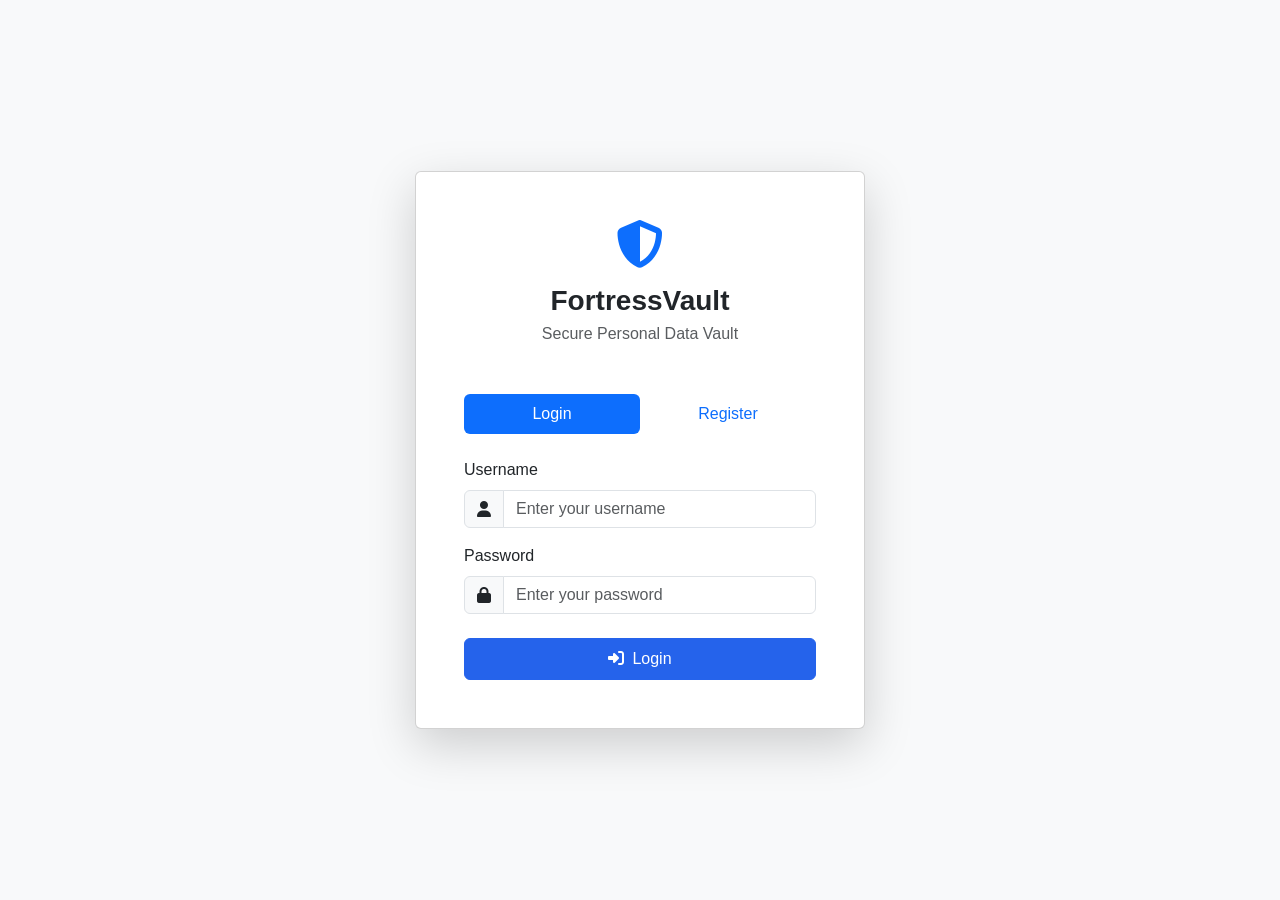
<file: frontend/index.html>
<!DOCTYPE html>
<html lang="en">
<head>
    <meta charset="UTF-8">
    <meta name="viewport" content="width=device-width, initial-scale=1.0">
    <title>FortressVault</title>
    <script>
        window.location.href = 'login.html';
    </script>
</head>
<body>
    <p>Redirecting to login...</p>
</body>
</html>
</file>
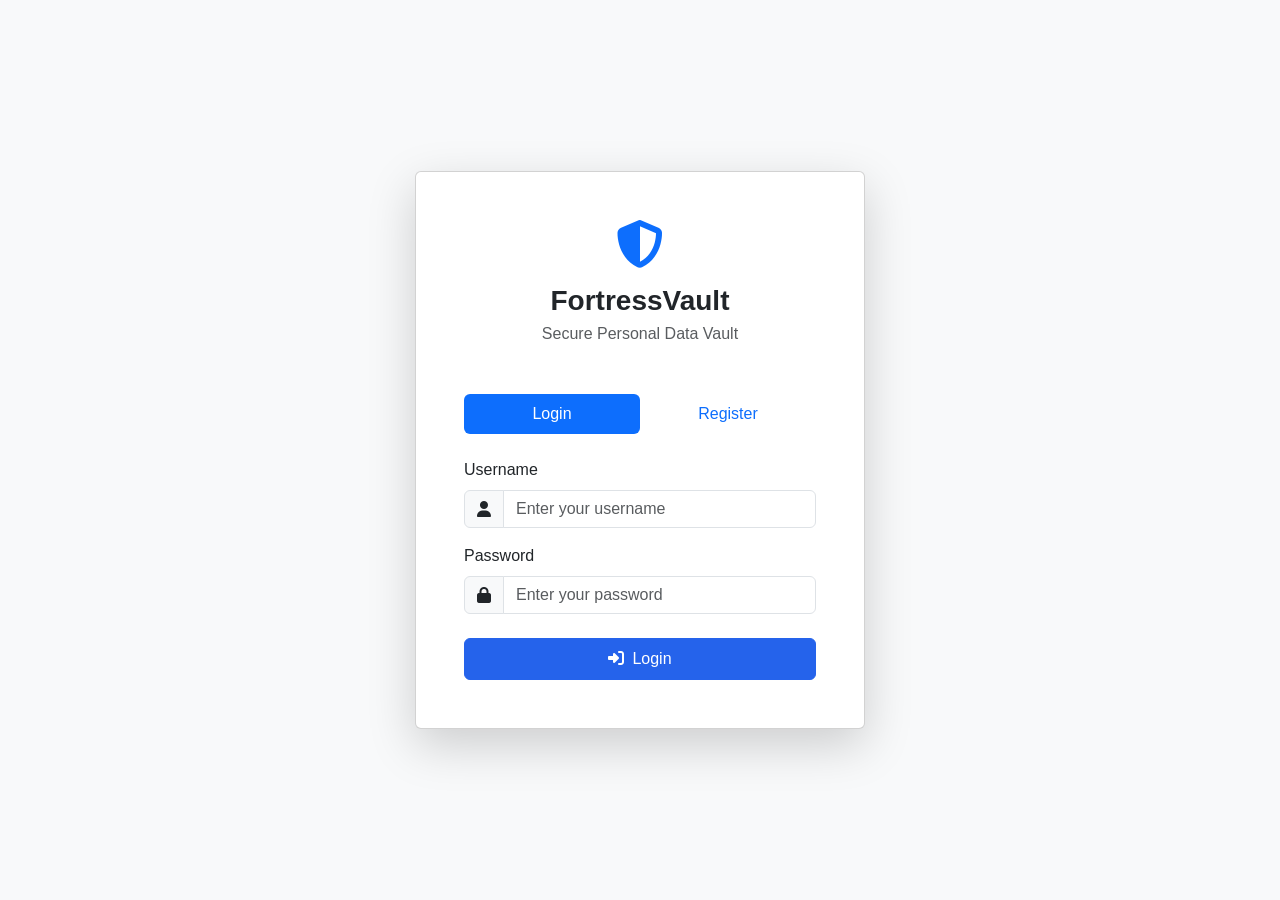
<file: frontend/add-vault.html>
<!DOCTYPE html>
<html lang="en">
<head>
    <meta charset="UTF-8">
    <meta name="viewport" content="width=device-width, initial-scale=1.0">
    <title>Add Vault Item - FortressVault</title>
    <link href="https://cdn.jsdelivr.net/npm/bootstrap@5.3.0/dist/css/bootstrap.min.css" rel="stylesheet">
    <link href="https://cdnjs.cloudflare.com/ajax/libs/font-awesome/6.4.0/css/all.min.css" rel="stylesheet">
    <link href="assets/css/style.css?v=3" rel="stylesheet">
</head>
<body class="bg-light">
    <div id="sidebar-container"></div>
    
    <div class="main-content">
        <div id="navbar-container"></div>
        
        <div class="p-4">
            <div class="mb-4">
                <h2 class="fw-bold mb-1"><i class="fas fa-plus-circle text-primary me-2"></i>Add Vault Item</h2>
                <p class="text-muted mb-0">Create a new secure credential or personal data entry</p>
            </div>
            
            <div class="card shadow-sm">
                <div class="card-body p-4">
                    <form id="add-vault-form">
                        <div class="mb-3">
                            <label class="form-label fw-medium">Title / Tên bản ghi <span class="text-danger">*</span></label>
                            <input type="text" class="form-control" id="item-name" required placeholder="e.g. Thông tin cá nhân demo">
                        </div>
                        
                        <div class="mb-3">
                            <label class="form-label fw-medium">Full name / Họ tên</label>
                            <input type="text" class="form-control" id="full-name" placeholder="e.g. Nguyễn Xuân Kiên">
                        </div>

                        <div class="mb-3">
                            <label class="form-label fw-medium">Email</label>
                            <input type="email" class="form-control" id="email" placeholder="e.g. kien.demo@gmail.com">
                        </div>

                        <div class="mb-3">
                            <label class="form-label fw-medium">Phone / Số điện thoại</label>
                            <input type="text" class="form-control" id="phone" placeholder="e.g. 0987654321">
                        </div>

                        <div class="mb-3">
                            <label class="form-label fw-medium">Identity number / CCCD hoặc số giấy tờ</label>
                            <input type="text" class="form-control" id="identity-number" placeholder="e.g. 012345678901">
                        </div>
                        
                        <div class="mb-3">
                            <label class="form-label fw-medium">Username (Optional)</label>
                            <input type="text" class="form-control" id="username" placeholder="e.g. user@gmail.com">
                        </div>
                        
                        <div class="mb-3">
                            <label class="form-label fw-medium">Password (Optional)</label>
                            <div class="input-group">
                                <input type="password" class="form-control" id="password" placeholder="Enter password if applicable">
                                <button class="btn btn-outline-secondary" type="button" onclick="togglePasswordField()">
                                    <i class="fas fa-eye"></i>
                                </button>
                                <button class="btn btn-outline-primary" type="button" onclick="generatePassword()">
                                    <i class="fas fa-magic"></i> Generate
                                </button>
                            </div>
                        </div>
                        
                        <div class="mb-3">
                            <label class="form-label fw-medium">Category</label>
                            <select class="form-select" id="category">
                                <option value="">Select category...</option>
                            </select>
                        </div>
                        
                        <div class="mb-3">
                            <label class="form-label fw-medium">Algorithm</label>
                            <input type="text" class="form-control" id="algorithm" value="AES-256-GCM" readonly disabled>
                        </div>
                        
                        <div class="mb-4">
                            <label class="form-label fw-medium">Note / Ghi chú nhạy cảm</label>
                            <textarea class="form-control" id="notes" rows="3" placeholder="Ghi chú nhạy cảm dùng để kiểm thử mã hóa"></textarea>
                        </div>
                        
                        <div class="mb-4">
                            <label class="form-label fw-medium">Master Password <span class="text-danger">*</span></label>
                            <input type="password" class="form-control" id="master-password" required placeholder="Enter your master password to encrypt">
                        </div>
                        
                        <div class="d-flex gap-2">
                            <button type="submit" class="btn btn-primary">
                                <i class="fas fa-save me-2"></i>Save to Vault
                            </button>
                            <button type="button" class="btn btn-outline-secondary" onclick="window.location.href='vault.html'">
                                <i class="fas fa-times me-2"></i>Cancel
                            </button>
                        </div>
                    </form>
                </div>
            </div>
        </div>
        
        <div id="footer-container"></div>
    </div>
    
    <script src="https://cdn.jsdelivr.net/npm/bootstrap@5.3.0/dist/js/bootstrap.bundle.min.js"></script>
    <script src="assets/js/app.js?v=3"></script>
    <script src="assets/js/components.js?v=3"></script>
    
    <script>
        let categories = [];
        
        document.addEventListener('DOMContentLoaded', async () => {
            components.load('add-vault');
            await loadCategories();
            
            document.getElementById('add-vault-form').addEventListener('submit', async (e) => {
                e.preventDefault();
                
                const masterPassword = document.getElementById('master-password').value;
                const selectedCategoryId = document.getElementById('category').value;
                
                const data = {
                    item_name: document.getElementById('item-name').value,
                    title: document.getElementById('item-name').value,
                    full_name: document.getElementById('full-name') ? document.getElementById('full-name').value : null,
                    email: document.getElementById('email') ? document.getElementById('email').value : null,
                    phone: document.getElementById('phone') ? document.getElementById('phone').value : null,
                    identity_number: document.getElementById('identity-number') ? document.getElementById('identity-number').value : null,
                    username: document.getElementById('username') ? document.getElementById('username').value : null,
                    password: document.getElementById('password') ? document.getElementById('password').value : "",
                    notes: document.getElementById('notes').value,
                    note: document.getElementById('notes').value,
                    algorithm: "AES-256-GCM",
                    category_id: selectedCategoryId ? parseInt(selectedCategoryId) : null
                };
                
                loadingUtils.show();
                try {
                    await api.post(`/api/vault/create?master_password=${encodeURIComponent(masterPassword)}`, data);
                    toastUtils.show('Lưu vào Vault thành công!', 'success');
                    window.location.href = 'vault.html';
                } catch (error) {
                    toastUtils.show(error.message, 'error');
                } finally {
                    loadingUtils.hide();
                }
            });
        });
        
        async function loadCategories() {
            try {
                categories = await api.get('/api/vault/categories');
                const select = document.getElementById('category');
                select.innerHTML = '<option value="">Select category...</option>' + 
                    categories.map(cat => `<option value="${cat.category_id}">${cat.category_name}</option>`).join('');
            } catch (error) {
                toastUtils.show('Failed to load categories', 'error');
            }
        }
        
        function togglePasswordField() {
            const input = document.getElementById('password');
            input.type = input.type === 'password' ? 'text' : 'password';
        }
        
        function generatePassword() {
            const chars = 'ABCDEFGHIJKLMNOPQRSTUVWXYZabcdefghijklmnopqrstuvwxyz0123456789!@#$%^&*';
            let password = '';
            for (let i = 0; i < 16; i++) {
                password += chars.charAt(Math.floor(Math.random() * chars.length));
            }
            document.getElementById('password').value = password;
        }
    </script>
</body>
</html>
</file>
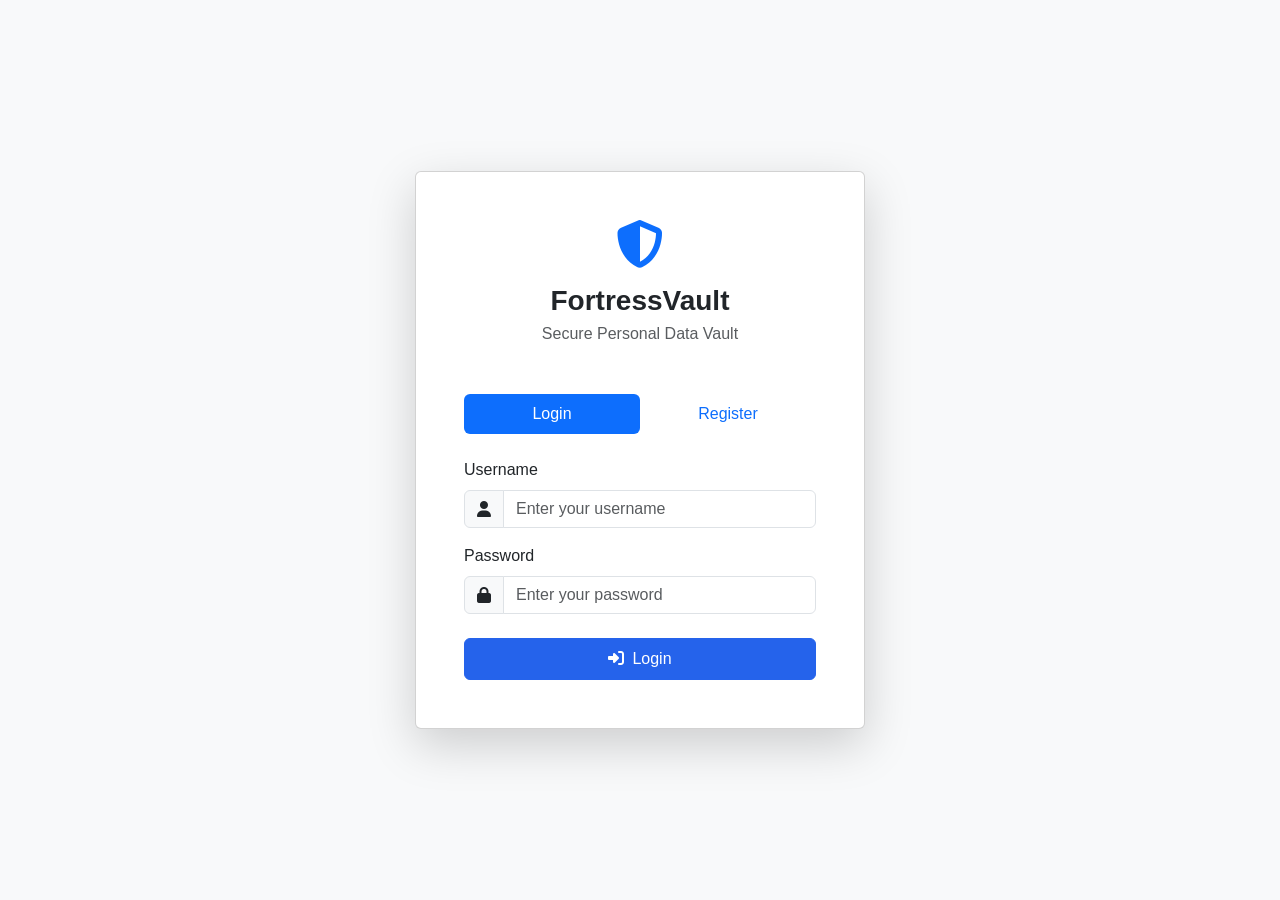
<file: frontend/audit-log.html>
<!DOCTYPE html>
<html lang="en">
<head>
    <meta charset="UTF-8">
    <meta name="viewport" content="width=device-width, initial-scale=1.0">
    <title>Audit Log - FortressVault</title>
    <link href="https://cdn.jsdelivr.net/npm/bootstrap@5.3.0/dist/css/bootstrap.min.css" rel="stylesheet">
    <link href="https://cdnjs.cloudflare.com/ajax/libs/font-awesome/6.4.0/css/all.min.css" rel="stylesheet">
    <link href="assets/css/style.css" rel="stylesheet">
</head>
<body class="bg-light">
    <div id="sidebar-container"></div>
    
    <div class="main-content">
        <div id="navbar-container"></div>
        
        <div class="p-4">
            <div class="mb-4">
                <h2 class="fw-bold mb-1"><i class="fas fa-history text-primary me-2"></i>Audit Log</h2>
                <p class="text-muted mb-0">Track all system activity</p>
            </div>
            
            <div class="card shadow-sm">
                <div class="card-body p-0">
                    <div class="table-responsive">
                        <table class="table table-hover mb-0">
                            <thead class="table-light">
                                <tr>
                                    <th class="fw-medium">ID</th>
                                    <th class="fw-medium">User</th>
                                    <th class="fw-medium">Action</th>
                                    <th class="fw-medium">Details</th>
                                    <th class="fw-medium">IP Address</th>
                                    <th class="fw-medium">Timestamp</th>
                                </tr>
                            </thead>
                            <tbody id="audit-table-body">
                                <tr><td colspan="6" class="text-center py-4 text-muted">Loading audit logs...</td></tr>
                            </tbody>
                        </table>
                    </div>
                </div>
            </div>
        </div>
        
        <div id="footer-container"></div>
    </div>
    
    <script src="https://cdn.jsdelivr.net/npm/bootstrap@5.3.0/dist/js/bootstrap.bundle.min.js"></script>
    <script src="assets/js/app.js?v=3"></script>
    <script src="assets/js/components.js?v=3"></script>
    
    <script>
        document.addEventListener('DOMContentLoaded', async () => {
            components.load('audit-log');
            await loadAuditLogs();
        });
        
        async function loadAuditLogs() {
            loadingUtils.show();
            try {
                const user = jwtUtils.getUser() || {};
                const isUserRole = user.role_name === 'User' || window.location.search.includes('mode=my-activity');
                
                if (isUserRole) {
                    const h2 = document.querySelector('h2');
                    if (h2) h2.innerHTML = '<i class="fas fa-user-clock text-primary me-2"></i>My Activity';
                    const p = document.querySelector('.text-muted');
                    if (p) p.textContent = 'Track your personal security events and activity history';
                }
                
                const endpoint = isUserRole ? '/api/audit/my-activity' : '/api/audit/logs';
                const logs = await api.get(endpoint);
                renderAuditLogs(logs);
            } catch (error) {
                toastUtils.show('Failed to load logs. You may not have permission.', 'error');
                if (error && error.status === 403) {
                    setTimeout(() => window.location.href = isUserRole ? 'vault.html' : 'dashboard.html', 1500);
                }
            } finally {
                loadingUtils.hide();
            }
        }
        
        function renderAuditLogs(logs) {
            const tbody = document.getElementById('audit-table-body');
            
            if (!logs.length) {
                tbody.innerHTML = '<tr><td colspan="6" class="text-center py-4 text-muted">No audit logs found</td></tr>';
                return;
            }
            
            tbody.innerHTML = logs.map(log => `
                <tr>
                    <td>${log.audit_id}</td>
                    <td><span class="badge bg-secondary">${log.username || log.user_id || 'System'}</span></td>
                    <td><span class="badge bg-primary">${log.action || log.action_name}</span></td>
                    <td>${log.action_details}</td>
                    <td>${log.ip_address || 'N/A'}</td>
                    <td>${new Date(log.created_at).toLocaleString()}</td>
                </tr>
            `).join('');
        }
    </script>
</body>
</html>
</file>
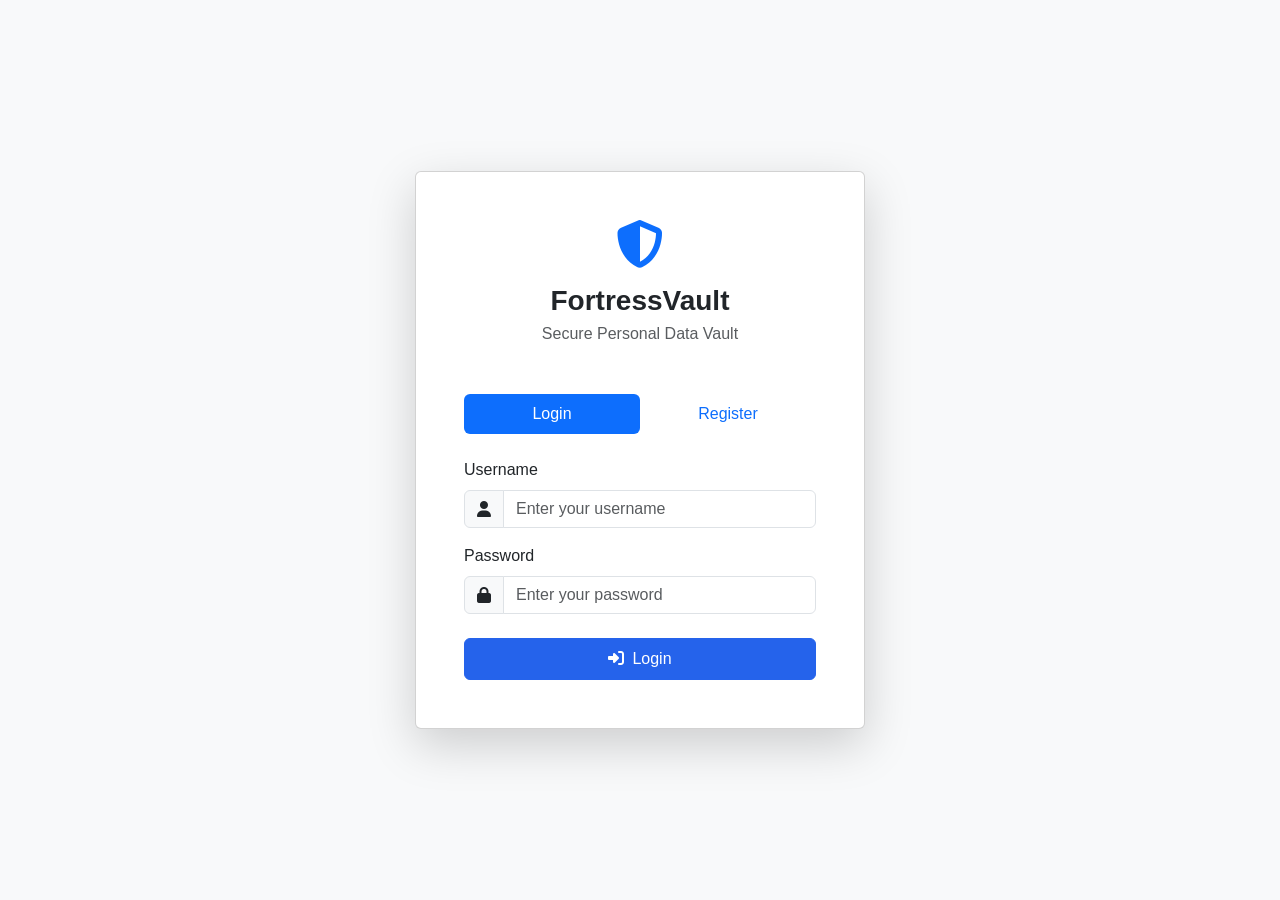
<file: frontend/login.html>
<!DOCTYPE html>
<html lang="en">
<head>
    <meta charset="UTF-8">
    <meta name="viewport" content="width=device-width, initial-scale=1.0">
    <title>Login - FortressVault</title>
    <!-- Bootstrap 5 CSS -->
    <link href="https://cdn.jsdelivr.net/npm/bootstrap@5.3.0/dist/css/bootstrap.min.css" rel="stylesheet">
    <!-- Font Awesome -->
    <link href="https://cdnjs.cloudflare.com/ajax/libs/font-awesome/6.4.0/css/all.min.css" rel="stylesheet">
    <!-- Custom CSS -->
    <link href="assets/css/style.css" rel="stylesheet">
</head>
<body class="bg-light">
    <div class="container d-flex justify-content-center align-items-center min-vh-100">
        <div class="card shadow-lg" style="width: 100%; max-width: 450px;">
            <div class="card-body p-5">
                <!-- Logo & Title -->
                <div class="text-center mb-5">
                    <i class="fas fa-shield-alt text-primary fa-3x mb-3"></i>
                    <h1 class="h3 mb-1 fw-bold">FortressVault</h1>
                    <p class="text-muted">Secure Personal Data Vault</p>
                </div>
                
                <!-- Tabs -->
                <ul class="nav nav-pills nav-justified mb-4" id="auth-tabs" role="tablist">
                    <li class="nav-item" role="presentation">
                        <button class="nav-link active" id="login-tab" data-bs-toggle="pill" data-bs-target="#login" type="button" role="tab">Login</button>
                    </li>
                    <li class="nav-item" role="presentation">
                        <button class="nav-link" id="register-tab" data-bs-toggle="pill" data-bs-target="#register" type="button" role="tab">Register</button>
                    </li>
                </ul>
                
                <!-- Tab Content -->
                <div class="tab-content" id="auth-tab-content">
                    <!-- Login Form -->
                    <div class="tab-pane fade show active" id="login" role="tabpanel">
                        <form id="login-form">
                            <div class="mb-3">
                                <label class="form-label fw-medium">Username</label>
                                <div class="input-group">
                                    <span class="input-group-text"><i class="fas fa-user"></i></span>
                                    <input type="text" class="form-control" id="login-username" required placeholder="Enter your username">
                                </div>
                            </div>
                            
                            <div class="mb-4">
                                <label class="form-label fw-medium">Password</label>
                                <div class="input-group">
                                    <span class="input-group-text"><i class="fas fa-lock"></i></span>
                                    <input type="password" class="form-control" id="login-password" required placeholder="Enter your password">
                                </div>
                            </div>
                            
                            <button type="submit" class="btn btn-primary w-100 py-2 fw-medium">
                                <i class="fas fa-sign-in-alt me-2"></i>Login
                            </button>
                        </form>
                    </div>
                    
                    <!-- Register Form -->
                    <div class="tab-pane fade" id="register" role="tabpanel">
                        <form id="register-form">
                            <div class="mb-3">
                                <label class="form-label fw-medium">Username</label>
                                <div class="input-group">
                                    <span class="input-group-text"><i class="fas fa-user-plus"></i></span>
                                    <input type="text" class="form-control" id="register-username" required placeholder="Choose a username">
                                </div>
                            </div>
                            
                            <div class="mb-3">
                                <label class="form-label fw-medium">Password</label>
                                <div class="input-group">
                                    <span class="input-group-text"><i class="fas fa-key"></i></span>
                                    <input type="password" class="form-control" id="register-password" required placeholder="Choose a password">
                                </div>
                            </div>
                            
                            <div class="mb-4">
                                <label class="form-label fw-medium">Confirm Password</label>
                                <div class="input-group">
                                    <span class="input-group-text"><i class="fas fa-lock"></i></span>
                                    <input type="password" class="form-control" id="register-confirm" required placeholder="Confirm your password">
                                </div>
                            </div>
                            
                            <button type="submit" class="btn btn-success w-100 py-2 fw-medium">
                                <i class="fas fa-user-plus me-2"></i>Register
                            </button>
                        </form>
                    </div>
                </div>
            </div>
        </div>
    </div>
    
    <!-- Bootstrap JS -->
    <script src="https://cdn.jsdelivr.net/npm/bootstrap@5.3.0/dist/js/bootstrap.bundle.min.js"></script>
    <!-- Custom JS -->
    <script src="assets/js/app.js?v=3"></script>
    
    <script>
        // ====================================
        // Login Logic
        // ====================================
        document.getElementById('login-form').addEventListener('submit', async (e) => {
            e.preventDefault();
            
            const username = document.getElementById('login-username').value.trim();
            const password = document.getElementById('login-password').value;
            
            if (!username || !password) {
                toastUtils.show('Please enter both username and password', 'warning');
                return;
            }
            
            loadingUtils.show();
            
            try {
                const formData = new URLSearchParams();
                formData.append('username', username);
                formData.append('password', password);
                
                const response = await fetch(`${API_BASE_URL}/api/auth/login`, {
                    method: 'POST',
                    headers: { 'Content-Type': 'application/x-www-form-urlencoded' },
                    body: formData
                });
                
                const data = await response.json();
                
                if (!response.ok) {
                    throw new Error(data.detail || 'Login failed');
                }
                
                jwtUtils.setToken(data.access_token);
                jwtUtils.setUser(data.user);
                toastUtils.show('Login successful!', 'success');
                if (data.user && data.user.role_name === 'User') {
                    window.location.href = 'vault.html';
                } else {
                    window.location.href = 'dashboard.html';
                }
            } catch (error) {
                toastUtils.show(error.message, 'error');
            } finally {
                loadingUtils.hide();
            }
        });
        
        // ====================================
        // Register Logic
        // ====================================
        document.getElementById('register-form').addEventListener('submit', async (e) => {
            e.preventDefault();
            
            const username = document.getElementById('register-username').value.trim();
            const password = document.getElementById('register-password').value;
            const confirmPassword = document.getElementById('register-confirm').value;
            
            if (!username || !password) {
                toastUtils.show('Please fill in all fields', 'warning');
                return;
            }
            
            if (password !== confirmPassword) {
                toastUtils.show('Passwords do not match', 'error');
                return;
            }
            
            if (password.length < 6) {
                toastUtils.show('Password must be at least 6 characters', 'warning');
                return;
            }
            
            loadingUtils.show();
            
            try {
                const response = await api.post('/api/auth/register', { username, password });
                
                toastUtils.show('Registration successful! Please login.', 'success');
                document.getElementById('login-tab').click();
                document.getElementById('login-username').value = username;
            } catch (error) {
                toastUtils.show(error.message, 'error');
            } finally {
                loadingUtils.hide();
            }
        });
    </script>
</body>
</html>
</file>
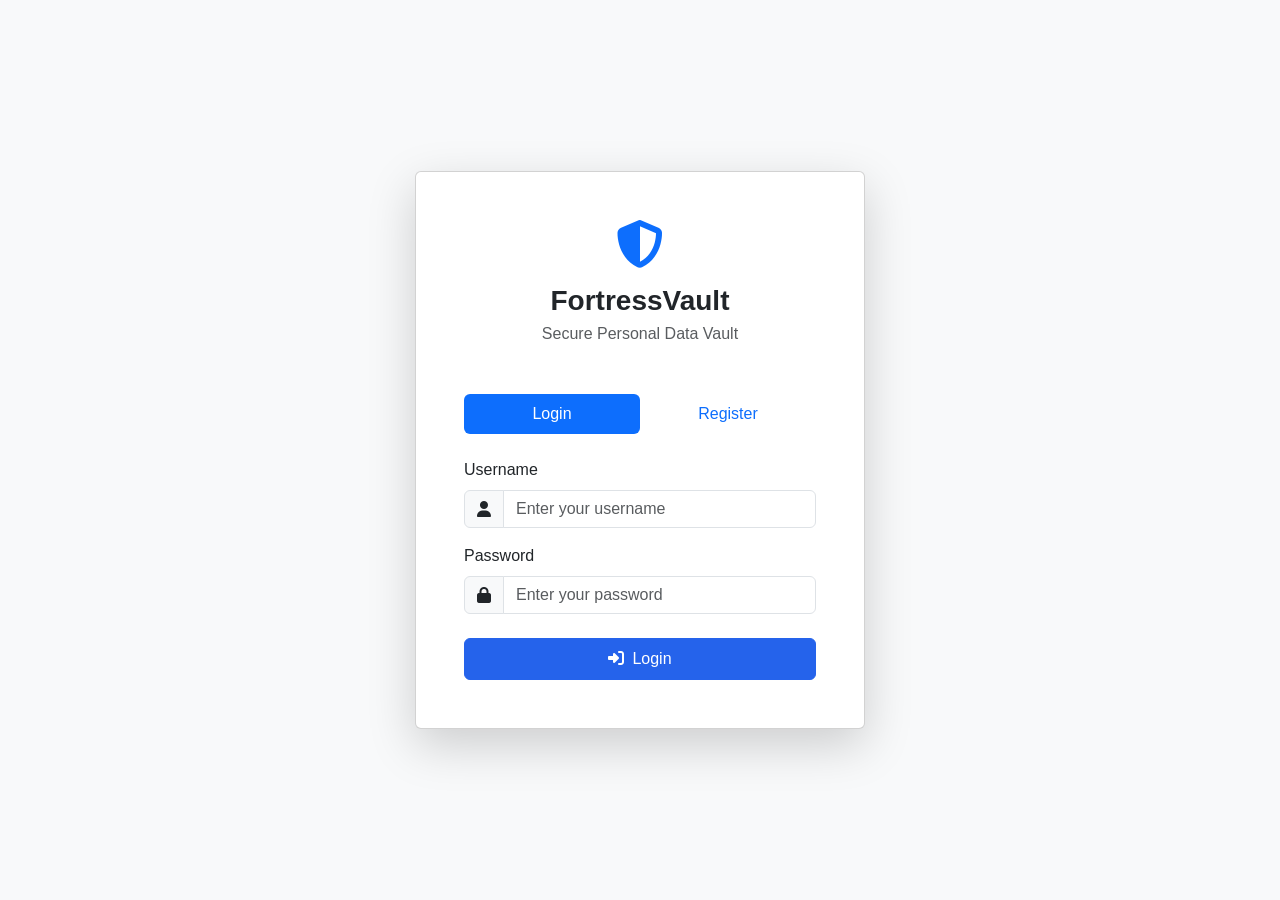
<file: frontend/profile.html>
<!DOCTYPE html>
<html lang="en">
<head>
    <meta charset="UTF-8">
    <meta name="viewport" content="width=device-width, initial-scale=1.0">
    <title>Profile - FortressVault</title>
    <link href="https://cdn.jsdelivr.net/npm/bootstrap@5.3.0/dist/css/bootstrap.min.css" rel="stylesheet">
    <link href="https://cdnjs.cloudflare.com/ajax/libs/font-awesome/6.4.0/css/all.min.css" rel="stylesheet">
    <link href="assets/css/style.css" rel="stylesheet">
</head>
<body class="bg-light">
    <div id="sidebar-container"></div>
    
    <div class="main-content">
        <div id="navbar-container"></div>
        
        <div class="p-4">
            <div class="mb-4">
                <h2 class="fw-bold mb-1"><i class="fas fa-user text-primary me-2"></i>My Profile</h2>
                <p class="text-muted mb-0">Manage your account settings</p>
            </div>
            
            <div class="row">
                <div class="col-md-4 mb-4">
                    <div class="card shadow-sm text-center p-4">
                        <div class="mb-3">
                            <i class="fas fa-user-circle text-primary" style="font-size: 100px;"></i>
                        </div>
                        <h4 id="profile-username">User</h4>
                        <p class="text-muted mb-0" id="profile-role">User</p>
                    </div>
                </div>
                
                <div class="col-md-8">
                    <div class="card shadow-sm mb-4">
                        <div class="card-header bg-white">
                            <h5 class="mb-0 fw-bold">Change Password</h5>
                        </div>
                        <div class="card-body">
                            <form id="change-password-form">
                                <div class="mb-3">
                                    <label class="form-label fw-medium">Current Password</label>
                                    <input type="password" class="form-control" id="current-password" required>
                                </div>
                                <div class="mb-3">
                                    <label class="form-label fw-medium">New Password</label>
                                    <input type="password" class="form-control" id="new-password" required>
                                </div>
                                <div class="mb-3">
                                    <label class="form-label fw-medium">Confirm New Password</label>
                                    <input type="password" class="form-control" id="confirm-new-password" required>
                                </div>
                                <button type="submit" class="btn btn-primary">
                                    <i class="fas fa-key me-2"></i>Change Password
                                </button>
                            </form>
                        </div>
                    </div>
                </div>
            </div>
        </div>
        
        <div id="footer-container"></div>
    </div>
    
    <script src="https://cdn.jsdelivr.net/npm/bootstrap@5.3.0/dist/js/bootstrap.bundle.min.js"></script>
    <script src="assets/js/app.js?v=3"></script>
    <script src="assets/js/components.js?v=3"></script>
    
    <script>
        document.addEventListener('DOMContentLoaded', () => {
            components.load('profile');
            const user = jwtUtils.getUser();
            document.getElementById('profile-username').textContent = user.username;
            document.getElementById('profile-role').textContent = user.role_name;
            
            document.getElementById('change-password-form').addEventListener('submit', (e) => {
                e.preventDefault();
                const newPass = document.getElementById('new-password').value;
                const confirmPass = document.getElementById('confirm-new-password').value;
                
                if (newPass !== confirmPass) {
                    toastUtils.show('Passwords do not match', 'error');
                    return;
                }
                
                toastUtils.show('Password change would require backend update (not implemented yet)', 'info');
            });
        });
    </script>
</body>
</html>
</file>
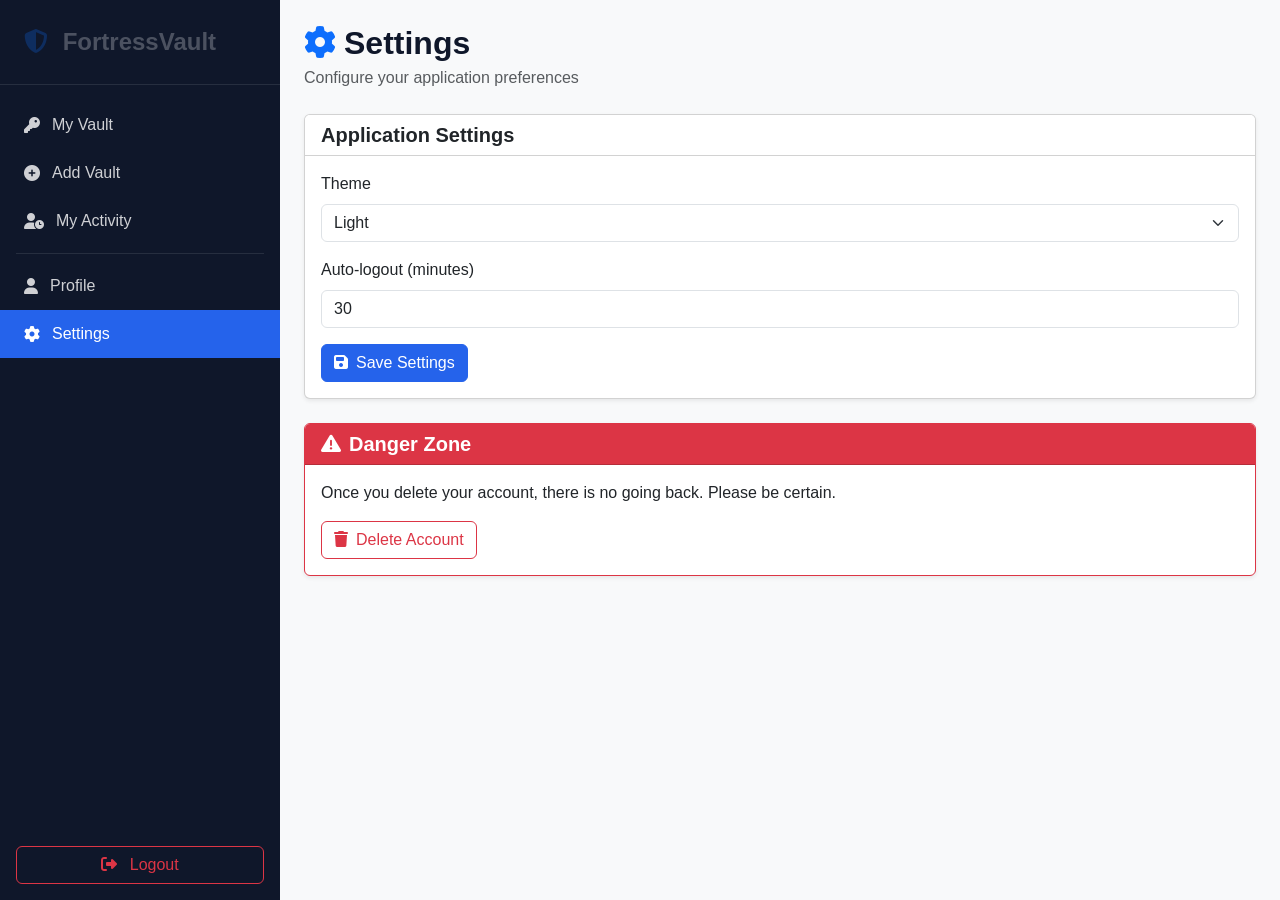
<file: frontend/settings.html>
<!DOCTYPE html>
<html lang="en">
<head>
    <meta charset="UTF-8">
    <meta name="viewport" content="width=device-width, initial-scale=1.0">
    <title>Settings - FortressVault</title>
    <link href="https://cdn.jsdelivr.net/npm/bootstrap@5.3.0/dist/css/bootstrap.min.css" rel="stylesheet">
    <link href="https://cdnjs.cloudflare.com/ajax/libs/font-awesome/6.4.0/css/all.min.css" rel="stylesheet">
    <link href="assets/css/style.css" rel="stylesheet">
</head>
<body class="bg-light">
    <div id="sidebar-container"></div>
    
    <div class="main-content">
        <div id="navbar-container"></div>
        
        <div class="p-4">
            <div class="mb-4">
                <h2 class="fw-bold mb-1"><i class="fas fa-cog text-primary me-2"></i>Settings</h2>
                <p class="text-muted mb-0">Configure your application preferences</p>
            </div>
            
            <div class="card shadow-sm mb-4">
                <div class="card-header bg-white">
                    <h5 class="mb-0 fw-bold">Application Settings</h5>
                </div>
                <div class="card-body">
                    <div class="mb-3">
                        <label class="form-label fw-medium">Theme</label>
                        <select class="form-select">
                            <option>Light</option>
                            <option>Dark</option>
                        </select>
                    </div>
                    <div class="mb-3">
                        <label class="form-label fw-medium">Auto-logout (minutes)</label>
                        <input type="number" class="form-control" value="30" min="5" max="120">
                    </div>
                    <button class="btn btn-primary">
                        <i class="fas fa-save me-2"></i>Save Settings
                    </button>
                </div>
            </div>
            
            <div class="card shadow-sm border-danger">
                <div class="card-header bg-danger text-white">
                    <h5 class="mb-0 fw-bold"><i class="fas fa-exclamation-triangle me-2"></i>Danger Zone</h5>
                </div>
                <div class="card-body">
                    <p class="mb-3">Once you delete your account, there is no going back. Please be certain.</p>
                    <button class="btn btn-outline-danger">
                        <i class="fas fa-trash me-2"></i>Delete Account
                    </button>
                </div>
            </div>
        </div>
        
        <div id="footer-container"></div>
    </div>
    
    <script src="https://cdn.jsdelivr.net/npm/bootstrap@5.3.0/dist/js/bootstrap.bundle.min.js"></script>
    <script src="assets/js/app.js?v=3"></script>
    <script src="assets/js/components.js?v=3"></script>
    
    <script>
        document.addEventListener('DOMContentLoaded', () => {
            components.load('settings');
        });
    </script>
</body>
</html>
</file>
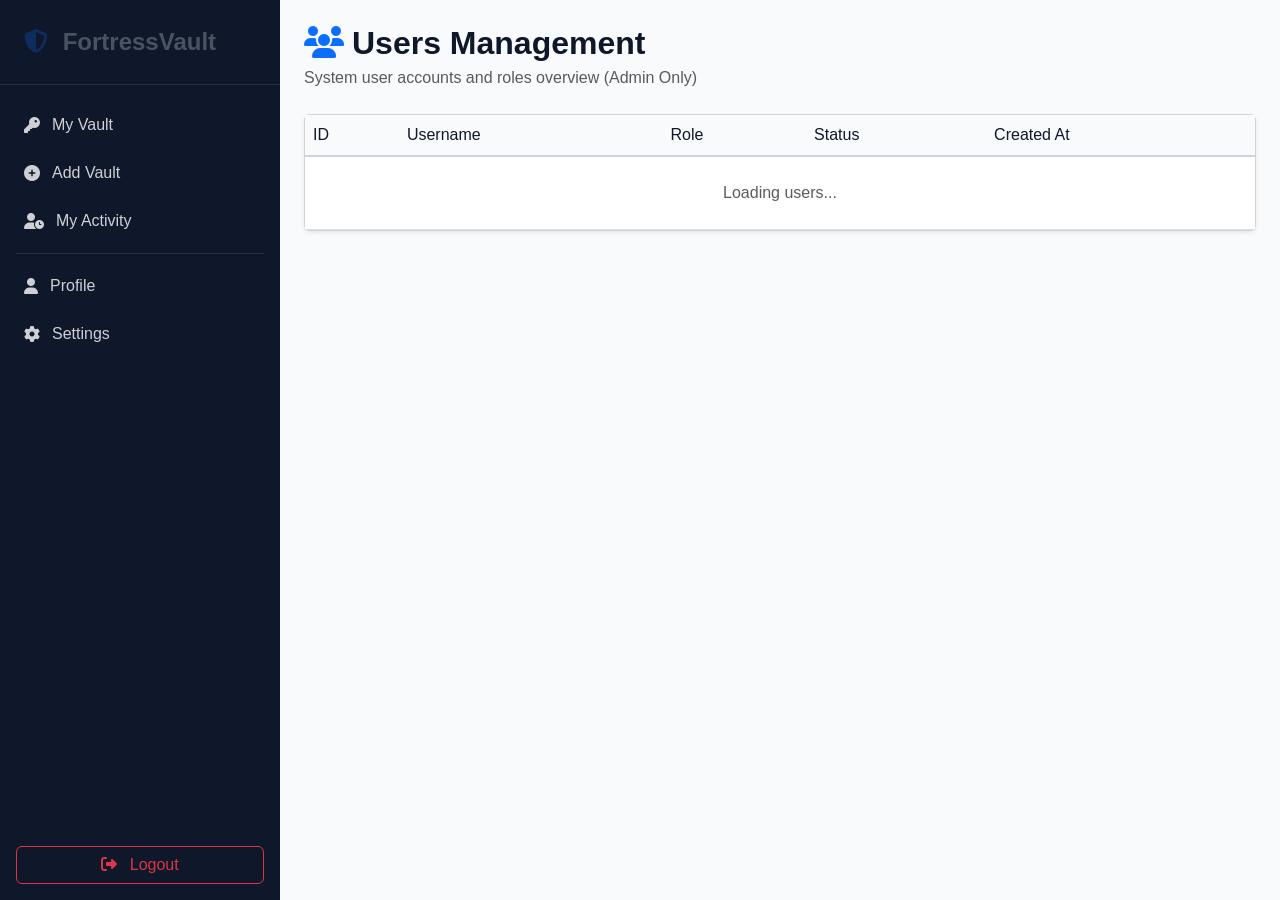
<file: frontend/users.html>
<!DOCTYPE html>
<html lang="en">
<head>
    <meta charset="UTF-8">
    <meta name="viewport" content="width=device-width, initial-scale=1.0">
    <title>Users Management - FortressVault</title>
    <link href="https://cdn.jsdelivr.net/npm/bootstrap@5.3.2/dist/css/bootstrap.min.css" rel="stylesheet">
    <link href="https://cdnjs.cloudflare.com/ajax/libs/font-awesome/6.4.2/css/all.min.css" rel="stylesheet">
    <link href="assets/css/style.css" rel="stylesheet">
</head>
<body>
    <div id="sidebar-container"></div>
    
    <div class="main-content">
        <div id="navbar-container"></div>
        
        <div class="p-4">
            <div class="mb-4">
                <h2 class="fw-bold mb-1"><i class="fas fa-users text-primary me-2"></i>Users Management</h2>
                <p class="text-muted mb-0">System user accounts and roles overview (Admin Only)</p>
            </div>
            
            <div class="card shadow-sm">
                <div class="card-body p-0">
                    <div class="table-responsive">
                        <table class="table table-hover mb-0">
                            <thead class="table-light">
                                <tr>
                                    <th class="fw-medium">ID</th>
                                    <th class="fw-medium">Username</th>
                                    <th class="fw-medium">Role</th>
                                    <th class="fw-medium">Status</th>
                                    <th class="fw-medium">Created At</th>
                                </tr>
                            </thead>
                            <tbody id="users-table-body">
                                <tr><td colspan="5" class="text-center py-4 text-muted">Loading users...</td></tr>
                            </tbody>
                        </table>
                    </div>
                </div>
            </div>
        </div>
        
        <div id="footer-container"></div>
    </div>

    <script src="https://cdn.jsdelivr.net/npm/bootstrap@5.3.2/dist/js/bootstrap.bundle.min.js"></script>
    <script src="assets/js/app.js?v=3"></script>
    <script src="assets/js/components.js?v=3"></script>
    
    <script>
        document.addEventListener('DOMContentLoaded', async () => {
            components.load('users');
            await loadUsers();
        });
        
        async function loadUsers() {
            loadingUtils.show();
            try {
                const users = await api.get('/api/users');
                renderUsers(users);
            } catch (error) {
                toastUtils.show('Failed to load users. You may not have Admin permission.', 'error');
                if (error && error.status === 403) {
                    setTimeout(() => window.location.href = 'dashboard.html', 1500);
                }
            } finally {
                loadingUtils.hide();
            }
        }
        
        function renderUsers(users) {
            const tbody = document.getElementById('users-table-body');
            
            if (!users || !users.length) {
                tbody.innerHTML = '<tr><td colspan="5" class="text-center py-4 text-muted">No users found</td></tr>';
                return;
            }
            
            tbody.innerHTML = users.map(u => `
                <tr>
                    <td>${u.user_id}</td>
                    <td><i class="fas fa-user-circle text-primary me-2"></i><span class="fw-bold">${u.username}</span></td>
                    <td><span class="badge ${u.role_name === 'Admin' ? 'bg-danger' : (u.role_name === 'Auditor' ? 'bg-warning text-dark' : 'bg-primary')}">${u.role_name || 'User'}</span></td>
                    <td><span class="badge ${u.is_active ? 'bg-success' : 'bg-secondary'}">${u.is_active ? 'Active' : 'Inactive'}</span></td>
                    <td>${new Date(u.created_at).toLocaleString()}</td>
                </tr>
            `).join('');
        }
    </script>
</body>
</html>
</file>
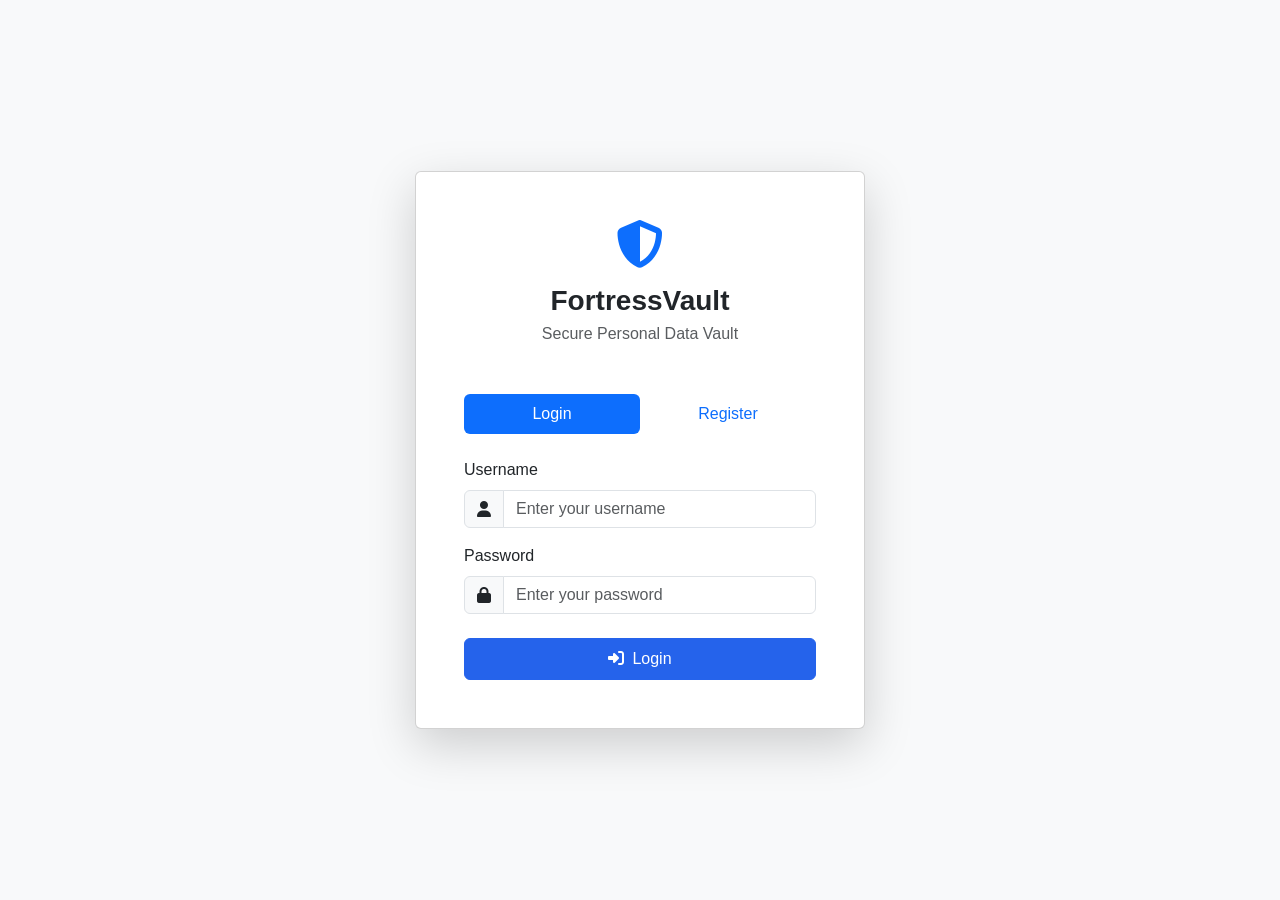
<file: frontend/vault.html>
<!DOCTYPE html>
<html lang="en">
<head>
    <meta charset="UTF-8">
    <meta name="viewport" content="width=device-width, initial-scale=1.0">
    <title>My Vault - FortressVault</title>
    <link href="https://cdn.jsdelivr.net/npm/bootstrap@5.3.0/dist/css/bootstrap.min.css" rel="stylesheet">
    <link href="https://cdnjs.cloudflare.com/ajax/libs/font-awesome/6.4.0/css/all.min.css" rel="stylesheet">
    <link href="assets/css/style.css" rel="stylesheet">
</head>
<body class="bg-light">
    <div id="sidebar-container"></div>
    
    <div class="main-content">
        <div id="navbar-container"></div>
        
        <div class="p-4">
            <div class="d-flex justify-content-between align-items-center mb-4">
                <div>
                    <h2 class="fw-bold mb-1"><i class="fas fa-key text-primary me-2"></i>My Vault</h2>
                    <p class="text-muted mb-0">Manage your credentials securely</p>
                </div>
                <a href="add-vault.html" class="btn btn-primary">
                    <i class="fas fa-plus me-2"></i>Add New
                </a>
            </div>
            
            <!-- Search -->
            <div class="mb-4">
                <div class="input-group">
                    <span class="input-group-text"><i class="fas fa-search"></i></span>
                    <input type="text" id="search-input" class="form-control" placeholder="Search vault items...">
                </div>
            </div>
            
            <!-- Vault Table -->
            <div class="card shadow-sm">
                <div class="card-body p-0">
                    <div class="table-responsive">
                        <table class="table table-hover mb-0">
                            <thead class="table-light">
                                <tr>
                                    <th class="fw-medium">Title / Item Name</th>
                                    <th class="fw-medium">Category</th>
                                    <th class="fw-medium">Algorithm</th>
                                    <th class="fw-medium">Created</th>
                                    <th class="fw-medium text-end">Actions</th>
                                </tr>
                            </thead>
                            <tbody id="vault-table-body">
                                <tr><td colspan="4" class="text-center py-4 text-muted">Loading vault items...</td></tr>
                            </tbody>
                        </table>
                    </div>
                </div>
            </div>
        </div>
        
        <div id="footer-container"></div>
    </div>
    
    <!-- View/Edit Modal -->
    <div class="modal fade" id="vault-modal" tabindex="-1" aria-hidden="true">
        <div class="modal-dialog modal-lg">
            <div class="modal-content">
                <div class="modal-header">
                    <h5 class="modal-title fw-bold" id="vault-modal-title">Vault Item</h5>
                    <button type="button" class="btn-close" data-bs-dismiss="modal"></button>
                </div>
                <div class="modal-body" id="vault-modal-body">
                    <p class="text-center py-4">Loading...</p>
                </div>
            </div>
        </div>
    </div>
    
    <!-- Delete Modal -->
    <div class="modal fade" id="delete-modal" tabindex="-1" aria-hidden="true">
        <div class="modal-dialog">
            <div class="modal-content">
                <div class="modal-header bg-danger text-white">
                    <h5 class="modal-title fw-bold"><i class="fas fa-exclamation-triangle me-2"></i>Confirm Delete</h5>
                    <button type="button" class="btn-close btn-close-white" data-bs-dismiss="modal"></button>
                </div>
                <div class="modal-body">
                    <p>Are you sure you want to delete this vault item? This action cannot be undone.</p>
                </div>
                <div class="modal-footer">
                    <button type="button" class="btn btn-secondary" data-bs-dismiss="modal">Cancel</button>
                    <button type="button" class="btn btn-danger" id="confirm-delete-btn">Delete</button>
                </div>
            </div>
        </div>
    </div>
    
    <script src="https://cdn.jsdelivr.net/npm/bootstrap@5.3.0/dist/js/bootstrap.bundle.min.js"></script>
    <script src="assets/js/app.js?v=3"></script>
    <script src="assets/js/components.js?v=3"></script>
    
    <script>
        let vaultItems = [];
        let selectedItemId = null;
        
        document.addEventListener('DOMContentLoaded', async () => {
            components.load('vault');
            await loadVaultItems();
            
            document.getElementById('search-input').addEventListener('input', (e) => {
                renderVaultItems(vaultItems.filter(item => 
                    item.item_name.toLowerCase().includes(e.target.value.toLowerCase())
                ));
            });
        });
        
        async function loadVaultItems() {
            loadingUtils.show();
            try {
                vaultItems = await api.get('/api/vault/items');
                renderVaultItems(vaultItems);
            } catch (error) {
                toastUtils.show('Failed to load vault items', 'error');
            } finally {
                loadingUtils.hide();
            }
        }
        
        function renderVaultItems(items) {
            const tbody = document.getElementById('vault-table-body');
            const user = jwtUtils.getUser() || {};
            const isAdmin = user.role_name === 'Admin';
            
            if (isAdmin) {
                const thead = document.querySelector('thead tr');
                if (thead) {
                    thead.innerHTML = `
                        <th class="fw-medium">Item Name / Title</th>
                        <th class="fw-medium">Owner / Username</th>
                        <th class="fw-medium">Category</th>
                        <th class="fw-medium">Algorithm</th>
                        <th class="fw-medium">Created At</th>
                        <th class="fw-medium">Ciphertext Preview</th>
                        <th class="fw-medium text-end">Actions</th>
                    `;
                }
                const h2 = document.querySelector('h2');
                if (h2) h2.innerHTML = '<i class="fas fa-lock text-primary me-2"></i>All System Vaults (Encrypted Metadata)';
            }
            
            if (!items.length) {
                tbody.innerHTML = `<tr><td colspan="${isAdmin ? 7 : 5}" class="text-center py-4 text-muted">No vault items found</td></tr>`;
                return;
            }
            
            tbody.innerHTML = items.map(item => {
                if (isAdmin) {
                    return `
                        <tr>
                            <td><i class="fas fa-key text-primary me-2"></i><strong>${item.title || item.item_name}</strong></td>
                            <td><span class="badge bg-secondary"><i class="fas fa-user me-1"></i>${item.owner || item.username || 'N/A'}</span></td>
                            <td><span class="badge bg-light text-dark border">${item.category_name || 'Other'}</span></td>
                            <td><span class="badge bg-info text-dark"><i class="fas fa-lock me-1"></i>${item.algorithm || 'AES-256-GCM'}</span></td>
                            <td>${new Date(item.created_at).toLocaleString()}</td>
                            <td><code class="text-muted small">${item.ciphertext_preview || 'Encrypted Hex...'}</code></td>
                            <td class="text-end">
                                <button class="btn btn-sm btn-outline-secondary" onclick="viewMetadata(${item.vault_id})" title="View Metadata Only">
                                    <i class="fas fa-info-circle me-1"></i>View Metadata
                                </button>
                            </td>
                        </tr>
                    `;
                }
                return `
                    <tr>
                        <td><i class="fas fa-key text-primary me-2"></i>${item.item_name}</td>
                        <td><span class="badge bg-secondary">${item.category_name || 'Other'}</span></td>
                        <td><span class="badge bg-info text-dark"><i class="fas fa-lock me-1"></i>${item.algorithm || 'AES-256-GCM'}</span></td>
                        <td>${new Date(item.created_at).toLocaleString()}</td>
                        <td class="text-end">
                            <button class="btn btn-sm btn-outline-primary me-1" onclick="viewVaultItem(${item.vault_id})" title="View / Decrypt">
                                <i class="fas fa-eye"></i>
                            </button>
                            <button class="btn btn-sm btn-outline-danger" onclick="confirmDelete(${item.vault_id})" title="Delete">
                                <i class="fas fa-trash"></i>
                            </button>
                        </td>
                    </tr>
                `;
            }).join('');
        }
        
        async function viewVaultItem(vaultId) {
            const password = prompt('Enter your master password to decrypt:');
            if (!password) return;
            
            loadingUtils.show();
            try {
                const item = await api.get(`/api/vault/items/${vaultId}?master_password=${encodeURIComponent(password)}`);
                
                const modal = new bootstrap.Modal(document.getElementById('vault-modal'));
                document.getElementById('vault-modal-title').textContent = item.item_name;
                document.getElementById('vault-modal-body').innerHTML = `
                    <div class="mb-3">
                        <label class="form-label fw-medium text-muted small mb-1">Title / Tên bản ghi</label>
                        <p class="mb-0 text-primary fw-bold fs-5">${item.title || item.item_name || 'Untitled'}</p>
                    </div>
                    <div class="row">
                        <div class="col-md-6 mb-3">
                            <label class="form-label fw-medium text-muted small mb-1">Full Name / Họ tên</label>
                            <p class="mb-0 fw-medium">${item.full_name || 'N/A'}</p>
                        </div>
                        <div class="col-md-6 mb-3">
                            <label class="form-label fw-medium text-muted small mb-1">Email</label>
                            <p class="mb-0">${item.email || 'N/A'}</p>
                        </div>
                    </div>
                    <div class="row">
                        <div class="col-md-6 mb-3">
                            <label class="form-label fw-medium text-muted small mb-1">Phone / Số điện thoại</label>
                            <p class="mb-0">${item.phone || 'N/A'}</p>
                        </div>
                        <div class="col-md-6 mb-3">
                            <label class="form-label fw-medium text-muted small mb-1">Identity Number / CCCD</label>
                            <p class="mb-0 fw-medium text-dark">${item.identity_number || 'N/A'}</p>
                        </div>
                    </div>
                    ${item.username ? `<div class="mb-3">
                        <label class="form-label fw-medium text-muted small mb-1">Username</label>
                        <p class="mb-0">${item.username}</p>
                    </div>` : ''}
                    ${item.password ? `<div class="mb-3">
                        <label class="form-label fw-medium text-muted small mb-1">Password</label>
                        <div class="input-group">
                            <input type="password" id="modal-password" class="form-control font-monospace" value="${item.password}" readonly>
                            <button class="btn btn-outline-secondary" type="button" onclick="togglePasswordVisibility()" title="Toggle visibility">
                                <i class="fas fa-eye"></i>
                            </button>
                            <button class="btn btn-outline-secondary" type="button" onclick="copyPassword('${item.password}')" title="Copy password">
                                <i class="fas fa-copy"></i>
                            </button>
                        </div>
                    </div>` : ''}
                    <div class="mb-3">
                        <label class="form-label fw-medium text-muted small mb-1">Note / Ghi chú nhạy cảm</label>
                        <div class="p-3 bg-light rounded border text-break">${item.notes || item.note || 'N/A'}</div>
                    </div>
                    <div class="row align-items-center">
                        <div class="col-md-6 mb-2 mb-md-0">
                            <label class="form-label fw-medium text-muted small mb-1">Algorithm</label>
                            <div><span class="badge bg-info text-dark px-3 py-2"><i class="fas fa-shield-alt me-1"></i>${item.algorithm || 'AES-256-GCM'}</span></div>
                        </div>
                        ${item.created_at ? `<div class="col-md-6">
                            <label class="form-label fw-medium text-muted small mb-1">Created At</label>
                            <p class="mb-0 text-muted small"><i class="far fa-clock me-1"></i>${new Date(item.created_at).toLocaleString()}</p>
                        </div>` : ''}
                    </div>
                `;
                modal.show();
            } catch (error) {
                const msg = (error && error.detail) || 'Failed to decrypt item. Please check your password.';
                toastUtils.show(msg, 'error');
            } finally {
                loadingUtils.hide();
            }
        }
        
        function viewMetadata(vaultId) {
            const item = vaultItems.find(i => i.vault_id === vaultId) || {};
            const modal = new bootstrap.Modal(document.getElementById('vault-modal'));
            document.getElementById('vault-modal-title').textContent = `Metadata View: ${item.title || item.item_name || 'Untitled'}`;
            document.getElementById('vault-modal-body').innerHTML = `
                <div class="alert alert-warning mb-3">
                    <i class="fas fa-shield-alt me-2"></i><strong>Encrypted Data Vault:</strong> Admin cannot decrypt sensitive user data by default. Only ciphertext and metadata are accessible.
                </div>
                <div class="row">
                    <div class="col-md-6 mb-3">
                        <label class="form-label fw-medium text-muted small mb-1">Item Name / Title</label>
                        <p class="mb-0 fw-bold text-primary fs-5">${item.title || item.item_name || 'N/A'}</p>
                    </div>
                    <div class="col-md-6 mb-3">
                        <label class="form-label fw-medium text-muted small mb-1">Owner / Username</label>
                        <p class="mb-0 fw-bold"><i class="fas fa-user me-1"></i>${item.owner || item.username || 'N/A'}</p>
                    </div>
                </div>
                <div class="row">
                    <div class="col-md-6 mb-3">
                        <label class="form-label fw-medium text-muted small mb-1">Category</label>
                        <p class="mb-0"><span class="badge bg-secondary">${item.category_name || 'Other'}</span></p>
                    </div>
                    <div class="col-md-6 mb-3">
                        <label class="form-label fw-medium text-muted small mb-1">Algorithm</label>
                        <p class="mb-0"><span class="badge bg-info text-dark"><i class="fas fa-lock me-1"></i>${item.algorithm || 'AES-256-GCM'}</span></p>
                    </div>
                </div>
                <div class="mb-3">
                    <label class="form-label fw-medium text-muted small mb-1">Created At</label>
                    <p class="mb-0 text-muted"><i class="far fa-clock me-1"></i>${new Date(item.created_at).toLocaleString()}</p>
                </div>
                <div class="mb-3">
                    <label class="form-label fw-medium text-muted small mb-1">Ciphertext Preview (Encrypted Payload)</label>
                    <div class="p-3 bg-light rounded border font-monospace text-break text-muted">${item.ciphertext_preview || 'Encrypted Hex...'}</div>
                </div>
            `;
            modal.show();
        }
        
        function togglePasswordVisibility() {
            const input = document.getElementById('modal-password');
            input.type = input.type === 'password' ? 'text' : 'password';
        }
        
        function copyPassword(password) {
            navigator.clipboard.writeText(password);
            toastUtils.show('Password copied to clipboard', 'success');
        }
        
        function confirmDelete(vaultId) {
            selectedItemId = vaultId;
            const modal = new bootstrap.Modal(document.getElementById('delete-modal'));
            modal.show();
            
            document.getElementById('confirm-delete-btn').onclick = async () => {
                loadingUtils.show();
                try {
                    await api.delete(`/api/vault/items/${vaultId}`);
                    toastUtils.show('Vault item deleted', 'success');
                    modal.hide();
                    loadVaultItems();
                } catch (error) {
                    toastUtils.show('Failed to delete item', 'error');
                } finally {
                    loadingUtils.hide();
                }
            };
        }
    </script>
</body>
</html>
</file>
<file: frontend/assets/css/style.css>
/* =============================================
   FortressVault - Main Stylesheet
   =============================================
   Màu chủ đạo: 
   - #0F172A (Dark Background)
   - #2563EB (Primary Blue)
   - #F8FAFC (Light Background)
   - #CBD5E1 (Border)
   ============================================= */

/* ------------------------------
   Global Styles
   ------------------------------ */
:root {
    --primary: #2563EB;
    --primary-dark: #1D4ED8;
    --dark: #0F172A;
    --light: #F8FAFC;
    --border: #CBD5E1;
    --success: #10B981;
    --danger: #EF4444;
    --warning: #F59E0B;
    --info: #3B82F6;
}

body {
    font-family: 'Segoe UI', Roboto, 'Helvetica Neue', Arial, sans-serif;
    background-color: var(--light);
    color: var(--dark);
    min-height: 100vh;
}

/* ------------------------------
   Buttons
   ------------------------------ */
.btn-primary {
    background-color: var(--primary);
    border-color: var(--primary);
}

.btn-primary:hover {
    background-color: var(--primary-dark);
    border-color: var(--primary-dark);
}

/* ------------------------------
   Sidebar
   ------------------------------ */
.sidebar {
    background-color: var(--dark);
    min-height: 100vh;
    width: 280px;
    position: fixed;
    top: 0;
    left: 0;
    z-index: 1000;
    transition: all 0.3s;
}

.sidebar .logo {
    color: white;
    font-size: 1.5rem;
    font-weight: 700;
    padding: 1.5rem;
    border-bottom: 1px solid rgba(255,255,255,0.1);
}

.sidebar .nav-link {
    color: rgba(255,255,255,0.8);
    padding: 0.75rem 1.5rem;
    display: flex;
    align-items: center;
    gap: 0.75rem;
}

.sidebar .nav-link:hover,
.sidebar .nav-link.active {
    background-color: var(--primary);
    color: white;
}

/* ------------------------------
   Main Content
   ------------------------------ */
.main-content {
    margin-left: 280px;
    min-height: 100vh;
}

/* ------------------------------
   Navbar
   ------------------------------ */
.top-navbar {
    background-color: white;
    border-bottom: 1px solid var(--border);
    padding: 1rem 2rem;
    box-shadow: 0 1px 3px rgba(0,0,0,0.05);
}

/* ------------------------------
   Cards
   ------------------------------ */
.stat-card {
    border: none;
    border-radius: 12px;
    box-shadow: 0 2px 8px rgba(0,0,0,0.06);
}

.stat-card .icon {
    width: 56px;
    height: 56px;
    border-radius: 12px;
    display: flex;
    align-items: center;
    justify-content: center;
    font-size: 1.5rem;
}

/* ------------------------------
   Toast Notifications
   ------------------------------ */
.toast-container {
    position: fixed;
    top: 1rem;
    right: 1rem;
    z-index: 9999;
}

/* ------------------------------
   Tables
   ------------------------------ */
.table {
    background-color: white;
}

.table thead th {
    background-color: var(--light);
    border-bottom: 2px solid var(--border);
    color: var(--dark);
}

/* ------------------------------
   Responsive Design
   ------------------------------ */
@media (max-width: 992px) {
    .sidebar {
        transform: translateX(-100%);
    }
    
    .sidebar.show {
        transform: translateX(0);
    }
    
    .main-content {
        margin-left: 0;
    }
}

/* ------------------------------
   Loading Spinner
   ------------------------------ */
.spinner-overlay {
    position: fixed;
    top: 0;
    left: 0;
    width: 100%;
    height: 100%;
    background-color: rgba(255,255,255,0.8);
    display: flex;
    align-items: center;
    justify-content: center;
    z-index: 9999;
}
</file>
